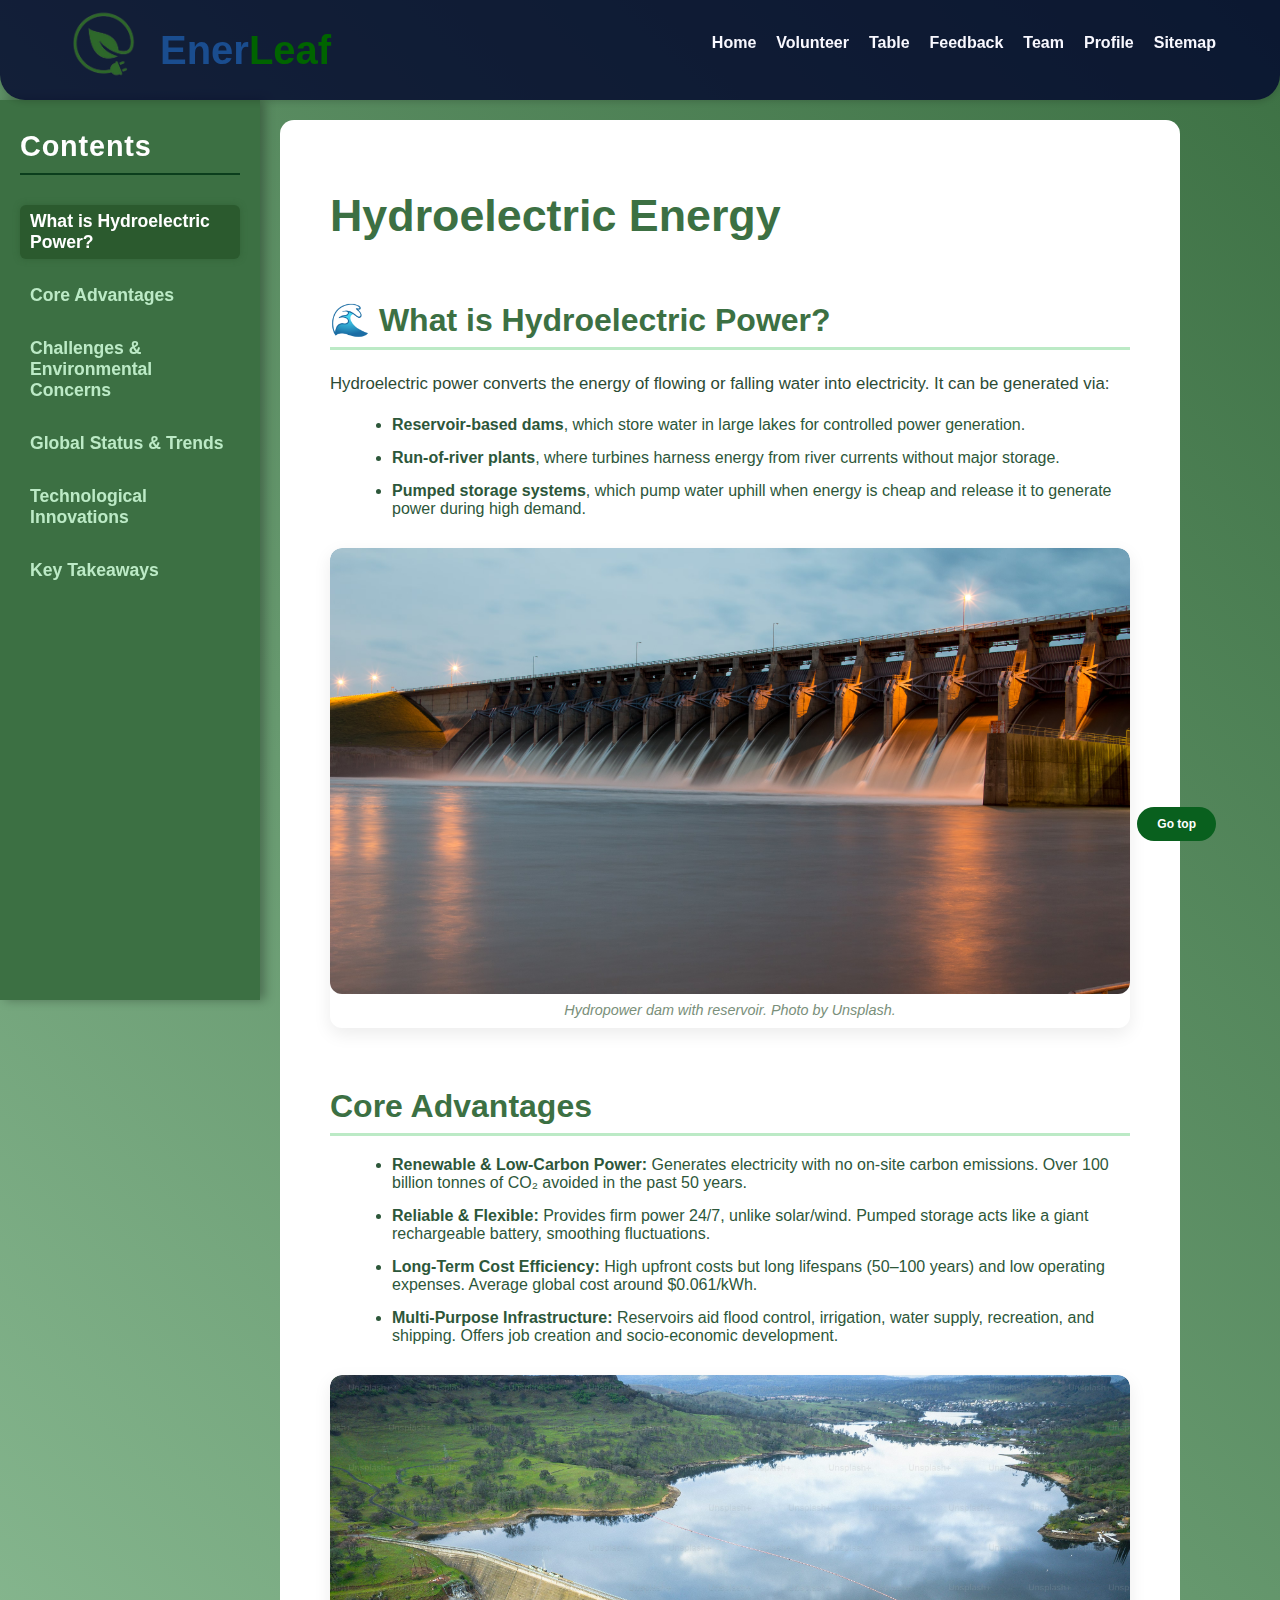
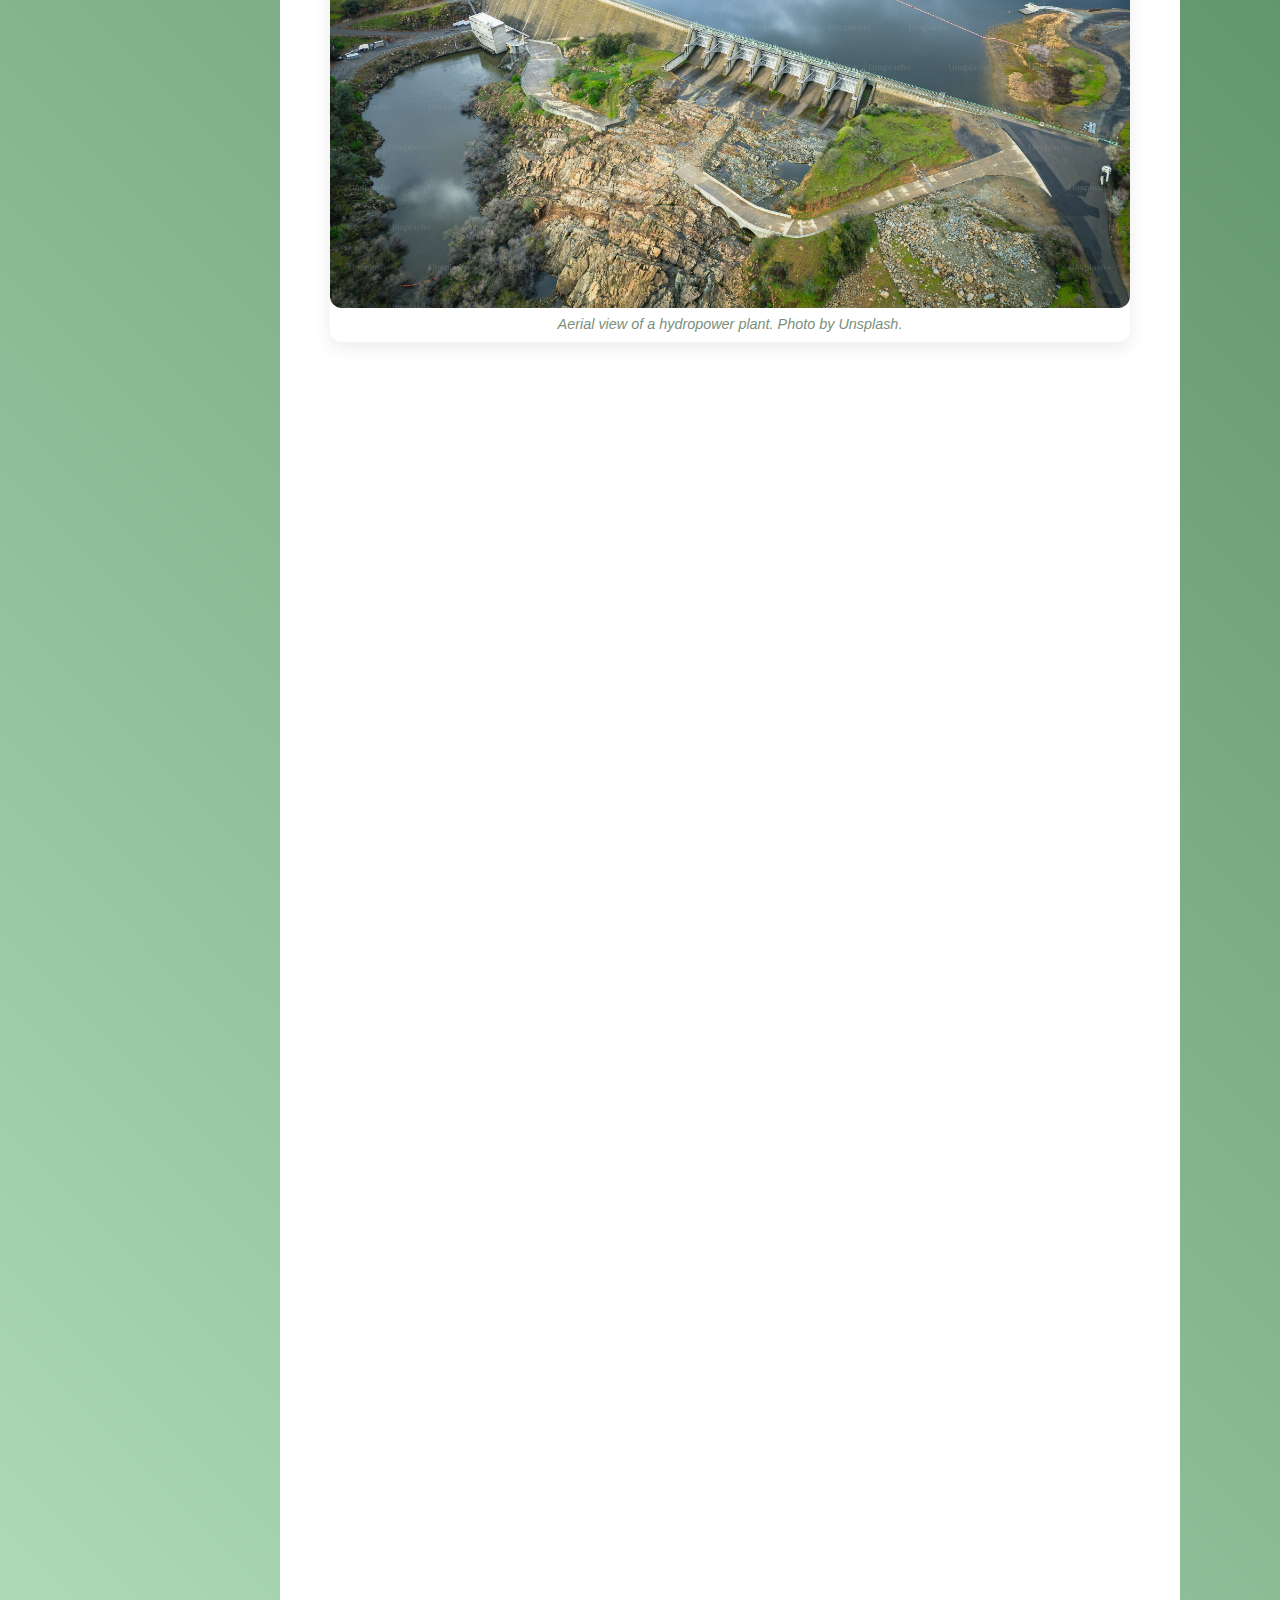
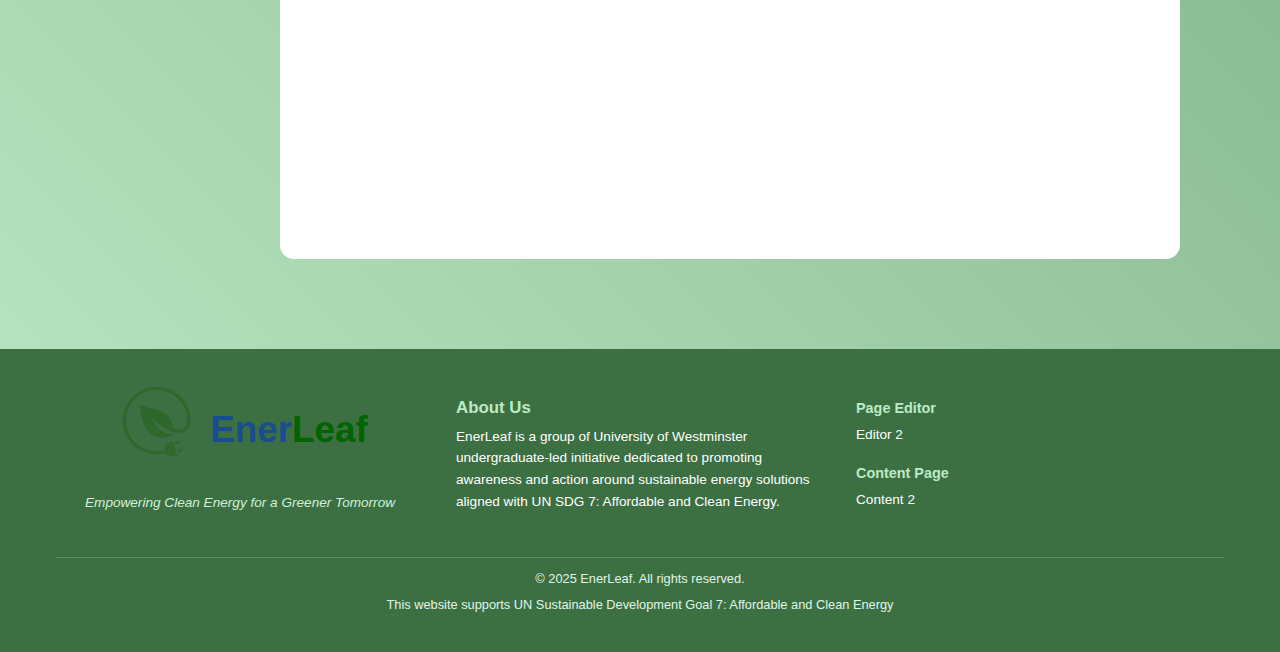
<file: content_ST2.html>
<!DOCTYPE html> 
<html lang="en">
<head>
  <meta charset="UTF-8">
  <meta name="viewport" content="width=device-width, initial-scale=1" > <!-- Makes the page responsive on all screen sizes -->
  <link rel="icon" type="image/png" href="media/icons/EnerLeafLogo.png">
  <link rel="stylesheet" href="css/globalstylesheet.css">
  <link rel="stylesheet" href="css/content_ST2.css"> <!-- Links the CSS custom styles for this page -->
  <title>Hydroelectric Energy | EnerLeaf</title>
</head>

<body>
<div id="top"></div>
<header>
	<div class="left-header">
		<a href ="home.html">
			<img src="media/icons/EnerLeafLogo.png" alt="EnerLeaf Logo" class="logo">
		</a>
		<h1><span class="ener">Ener</span><span class="leaf">Leaf</span></h1>
	</div>
	<ul class="navlist">
		<li><a href="home.html">Home</a></li>
		<li><a href="volunteer.html">Volunteer</a></li>
		<li><a href="table.html">Table</a></li>
		<li><a href="feedback.html">Feedback</a></li>
		<li><a href="team.html">Team</a></li>
		<li><a href="profile.html">Profile</a></li>
		<li><a href="sitemap.html">Sitemap</a></li>
	</ul>
</header>

<nav class="sidebar" aria-label="Hydroelectric content navigation"> <!-- Internal page navigation with links for each section -->
  <h2>Contents</h2>
  <ul>
    <li><a href="#what" class="active">What is Hydroelectric Power?</a></li>
    <li><a href="#advantages">Core Advantages</a></li>
    <li><a href="#challenges">Challenges & Environmental Concerns</a></li>
    <li><a href="#stats">Global Status & Trends</a></li>
    <li><a href="#tech">Technological Innovations</a></li>
    <li><a href="#takeaways">Key Takeaways</a></li>
  </ul>
</nav>

<main class="content">
  <h1>Hydroelectric Energy</h1>

  <section id="what" tabindex="0" aria-label="What is Hydroelectric Power">
    <h2>🌊 What is Hydroelectric Power?</h2>
    <p>
      Hydroelectric power converts the energy of flowing or falling water into electricity. It can be generated via:
    </p>
    <ul>
      <li><strong>Reservoir-based dams</strong>, which store water in large lakes for controlled power generation.</li>
      <li><strong>Run-of-river plants</strong>, where turbines harness energy from river currents without major storage.</li>
      <li><strong>Pumped storage systems</strong>, which pump water uphill when energy is cheap and release it to generate power during high demand.</li>
    </ul>
    <figure>
      <img src="media/images/hydro_dam_intro.jpeg" alt="Hydropower dam with water reservoir">
      <figcaption>Hydropower dam with reservoir. Photo by Unsplash.</figcaption>
    </figure>
  </section>

  <section id="advantages" tabindex="0" aria-label="Core Advantages of Hydroelectric Power">
    <h2>Core Advantages</h2>
    <ul>
      <li><strong>Renewable & Low‑Carbon Power:</strong> Generates electricity with no on-site carbon emissions. Over 100 billion tonnes of CO₂ avoided in the past 50 years.</li>
      <li><strong>Reliable & Flexible:</strong> Provides firm power 24/7, unlike solar/wind. Pumped storage acts like a giant rechargeable battery, smoothing fluctuations.</li>
      <li><strong>Long-Term Cost Efficiency:</strong> High upfront costs but long lifespans (50–100 years) and low operating expenses. Average global cost around $0.061/kWh.</li>
      <li><strong>Multi-Purpose Infrastructure:</strong> Reservoirs aid flood control, irrigation, water supply, recreation, and shipping. Offers job creation and socio-economic development.</li>
    </ul>
    <figure>
      <img src="media/images/aerial_view_hydro.jpeg" alt="Aerial view of hydropower plant">
      <figcaption>Aerial view of a hydropower plant. Photo by Unsplash.</figcaption>
    </figure>
  </section>

  <section id="challenges" tabindex="0" aria-label="Challenges and Environmental Concerns of Hydroelectric Power">
    <h2>⚠️ Challenges & Environmental Concerns</h2>
    <table  aria-label="Challenges and environmental concerns of hydroelectric power">
      <thead>
        <tr>
          <th scope="col">Issue</th>
          <th scope="col">Details</th>
        </tr>
      </thead>
      <tbody>
        <tr>
          <td>Ecological Disruption</td>
          <td>Damming rivers alters ecosystems, displaces over 80 million people worldwide.</td>
        </tr>
        <tr>
          <td>Greenhouse Gas Emissions</td>
          <td>Reservoirs emit methane, contributing up to 4% of inland water GHGs globally.</td>
        </tr>
        <tr>
          <td>Drought Risk</td>
          <td>Extended droughts (e.g., Ecuador 2024) can cause widespread power outages.</td>
        </tr>
        <tr>
          <td>High Initial Capital Cost</td>
          <td>Projects like Snowy 2.0 surged from A$2 billion to A$12 billion; long construction times common.</td>
        </tr>
      </tbody>
    </table>
  </section>

  <section id="stats" tabindex="0" aria-label="Global Status and Trends of Hydroelectric Power">
    <h2>📊 Global Status & Trends</h2>
    <div class="stats-grid" role="list">
      <div class="stat" role="listitem" tabindex="0"><h3>1,400 GW</h3><p>Global Installed Capacity</p></div>
      <div class="stat" role="listitem" tabindex="0"><h3>4,600 TWh</h3><p>Annual Electricity Generation</p></div>
      <div class="stat" role="listitem" tabindex="0"><h3>50%</h3><p>Share of Global Renewable Electricity</p></div>
      <div class="stat" role="listitem" tabindex="0"><h3>426 GW</h3><p>China's Hydropower Capacity</p></div>
      <div class="stat" role="listitem" tabindex="0"><h3>230 GW</h3><p>Forecast New Capacity by 2030</p></div>
    </div>
  </section>

  <section id="tech" tabindex="0" aria-label="Technological Innovations and Mitigations">
    <h2>Technological Innovations & Mitigations</h2>
    <ul>
      <li><strong>Retrofitting existing dams:</strong> ~78 GW potential by adding turbines to existing dams to increase capacity.</li>
      <li><strong>Methane mitigation:</strong> Adjusting water intake depths can reduce methane emissions by up to 90%.</li>
      <li><strong>AI-controlled water discharge:</strong> Smart release systems protect downstream ecosystems while maintaining power supply.</li>
      <li><strong>Expansion of pumped storage:</strong> China aims to exceed 130 GW by 2030, boosting grid flexibility.</li>
    </ul>
  </section>

  <section id="takeaways" tabindex="0" aria-label="Key Takeaways about Hydroelectric Power">
    <h2> Key Takeaways</h2>
    <ul>
      <li>Hydroelectric power is vital for global clean energy transition and energy security.</li>
      <li>Environmental and social impacts need careful management and mitigation.</li>
      <li>Significant growth potential exists if innovation and financing align.</li>
    </ul>
  </section>
  <p class="top"> <a href="#top">Go top</a></p>
</main>

<footer class="footer">
  <div class="footer-container">

    <div class="footer-content">

      <!-- Logo + Tagline -->
      <div class="footer-logo">
        <div class="logo-row">
          <img src="media/icons/EnerLeafLogo.png" alt="EnerLeaf Logo">
          <div class="logo-text">
            <span class="ener">Ener</span><span class="leaf">Leaf</span>
          </div>
        </div>
        <p class="tagline">Empowering Clean Energy for a Greener Tomorrow</p>
      </div>

      <!-- About -->
      <div class="footer-section">
        <h3>About Us</h3>
        <p>EnerLeaf is a group of University of Westminster undergraduate-led initiative dedicated to promoting awareness and action around sustainable energy solutions aligned with UN SDG 7: Affordable and Clean Energy.</p>
      </div>

      <!-- Page Links -->
      <div class="footer-section">
        <h4>Page Editor</h4>
        <p>
          <a href="pageEditor_ST2.html">Editor 2</a>
        </p>

        <h4>Content Page</h4>
        <p>
          <a href="content_ST2.html">Content 2</a>
        </p>
      </div>

    </div>

    <div class="footer-bottom">
      <p>&copy; 2025 EnerLeaf. All rights reserved.</p>
      <p>This website supports UN Sustainable Development Goal 7: Affordable and Clean Energy</p>
    </div>

  </div>
</footer>


<script>
  // Scrollspy with fade-in animation
  const sections = document.querySelectorAll('main.content section');
  const navLinks = document.querySelectorAll('nav.sidebar ul li a');
  // Function to highlight the current nav link based on scroll position
  function activateLink() {
  let index = sections.length; //index set to the total number of sections

    while(--index && window.scrollY + 100 < sections[index].offsetTop) {}
    
    navLinks.forEach((link) => link.classList.remove('active'));
    navLinks[index].classList.add('active');
  }

  function revealSections() {
    sections.forEach(section => {
      const rect = section.getBoundingClientRect();
      if(rect.top < window.innerHeight - 100) {
        section.classList.add('visible');
      }
    });
  }

  window.addEventListener('scroll', () => {
    activateLink();
    revealSections();
  });

  // Initial call to reveal sections in case page loaded scrolled down
  revealSections();

</script>

</body>
</html>
</file>
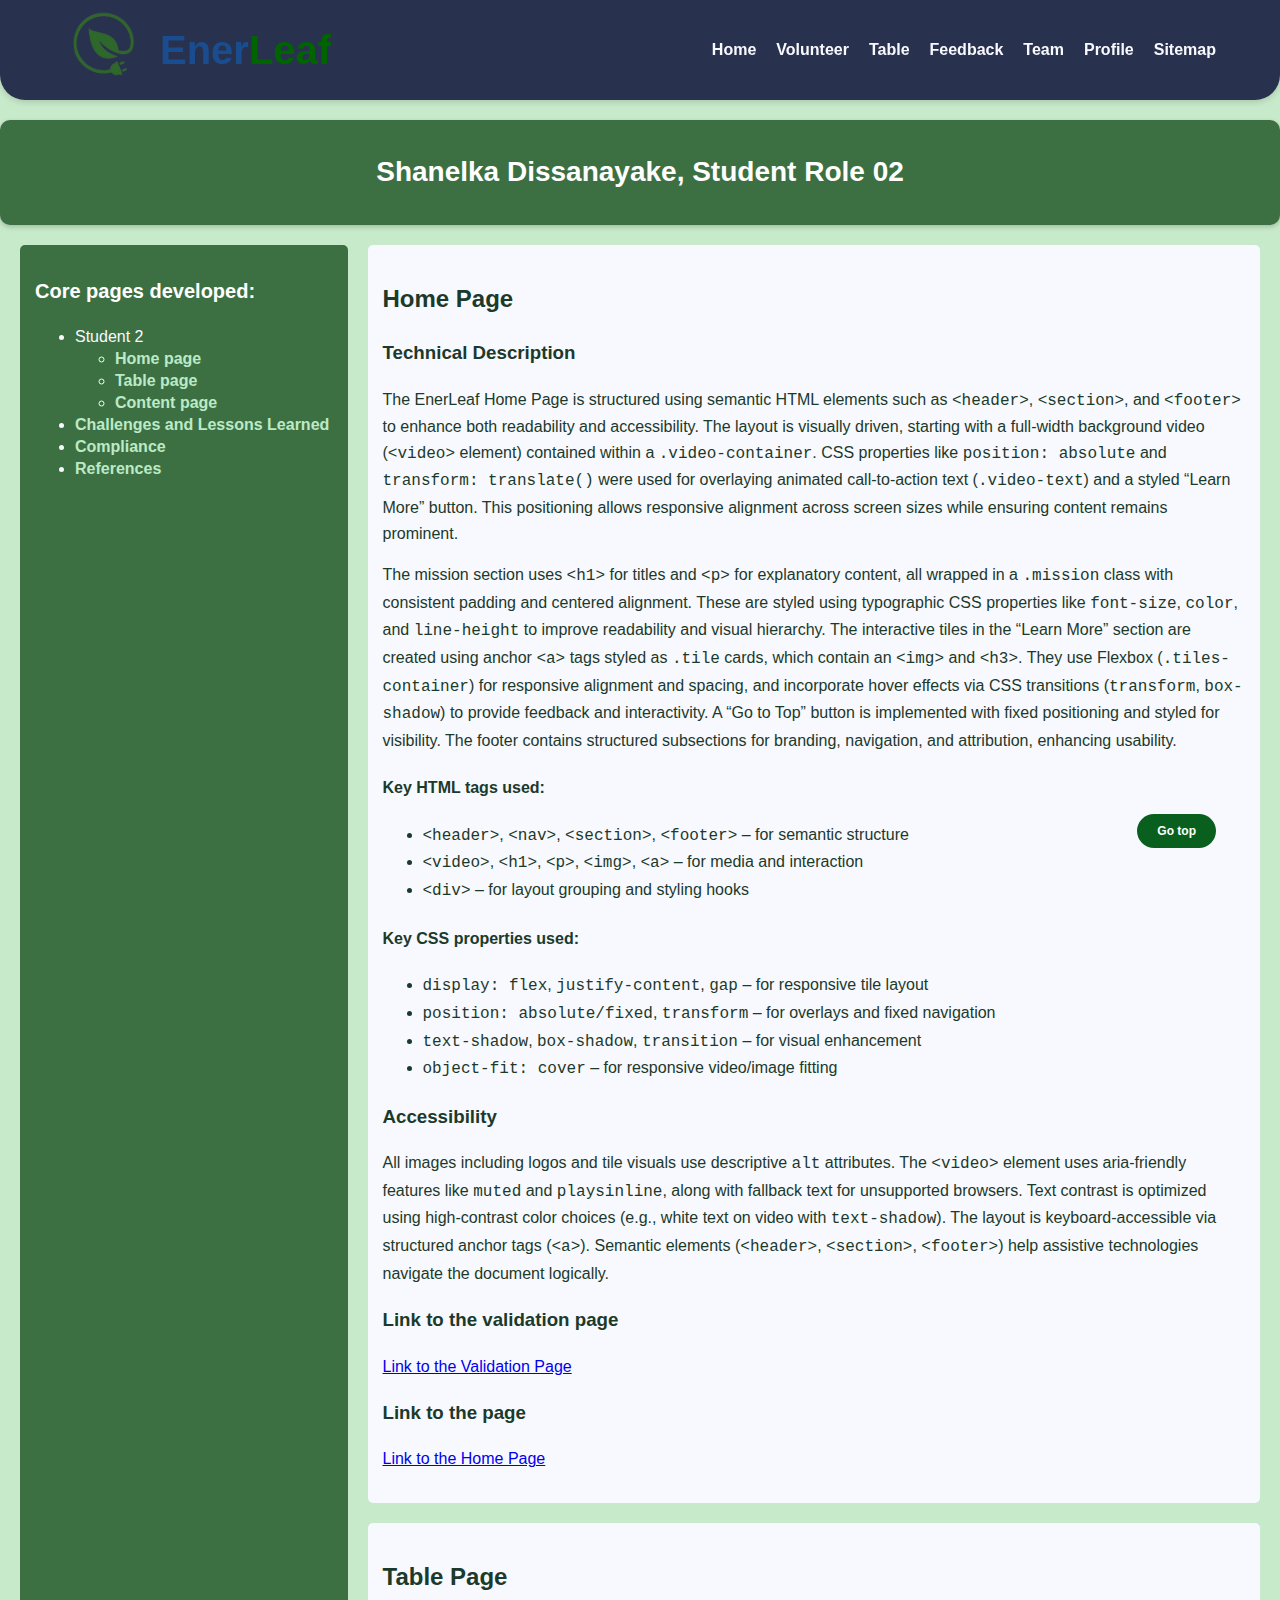
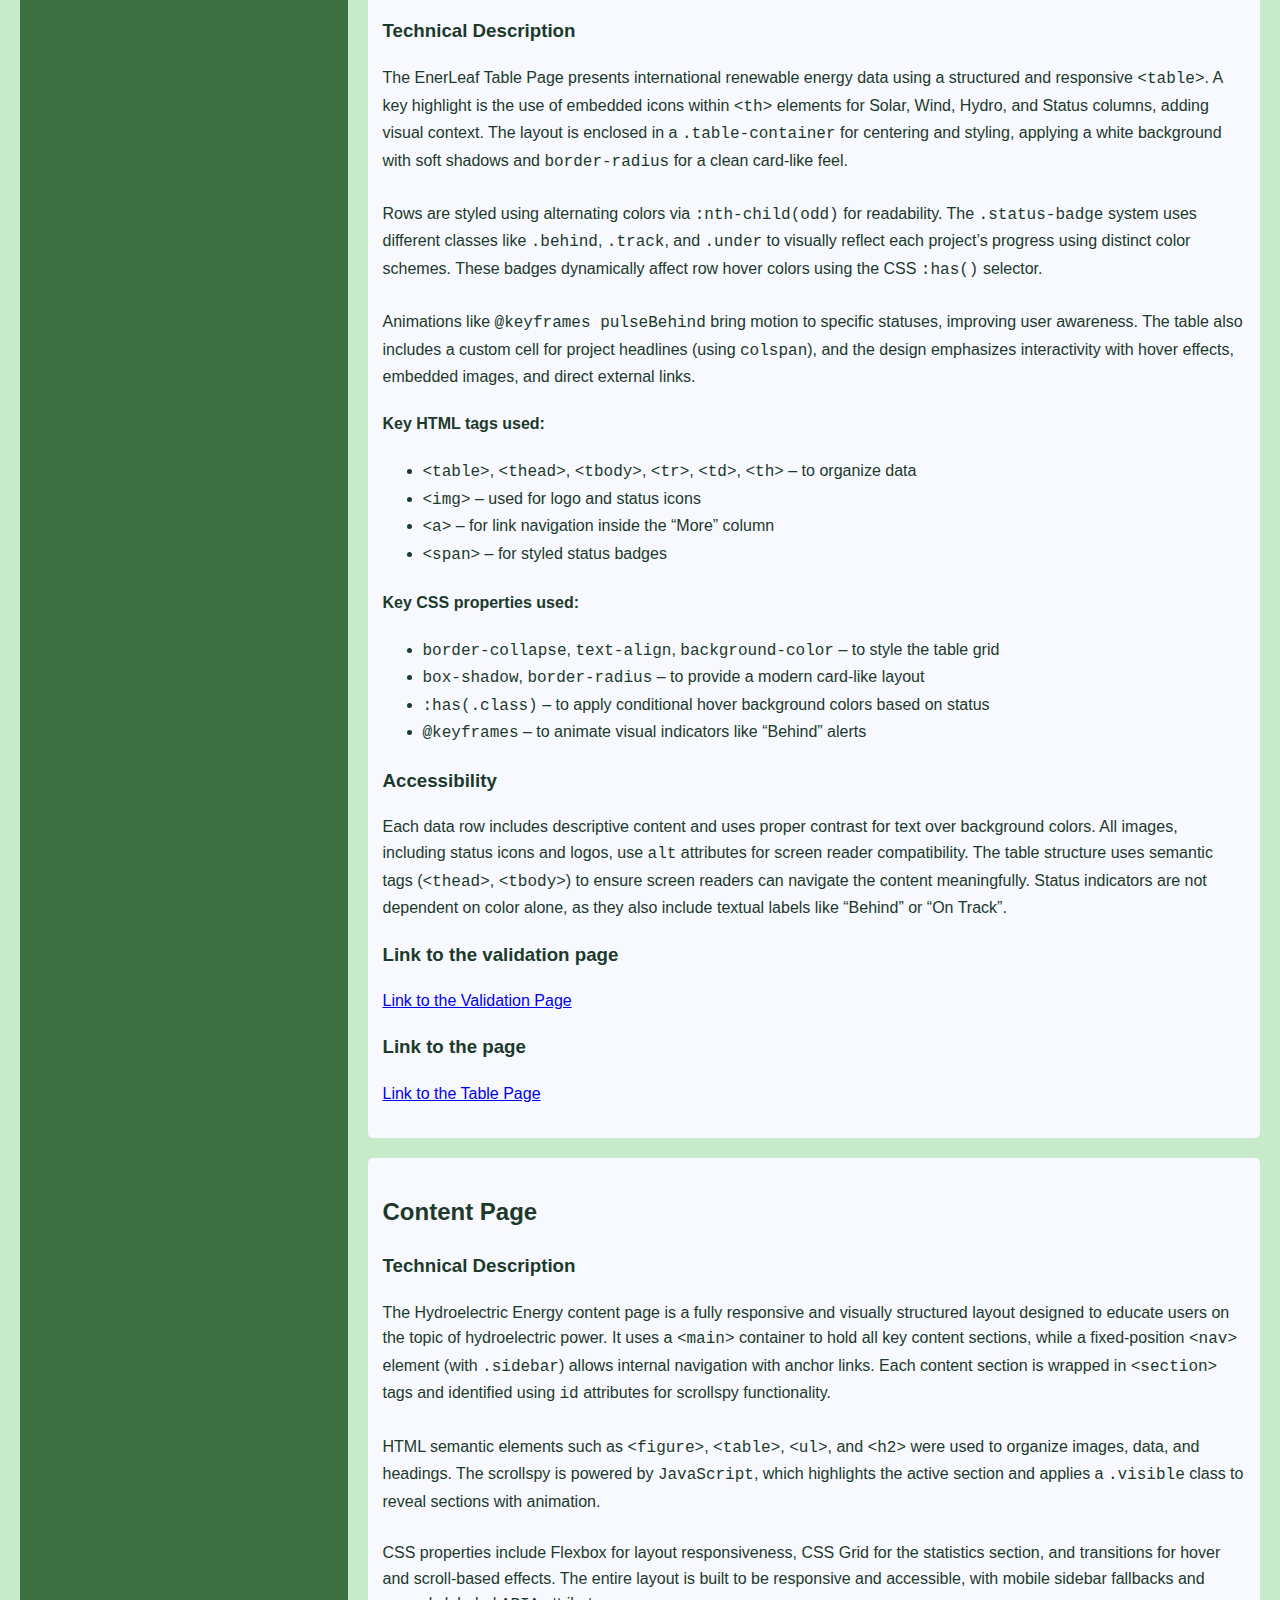
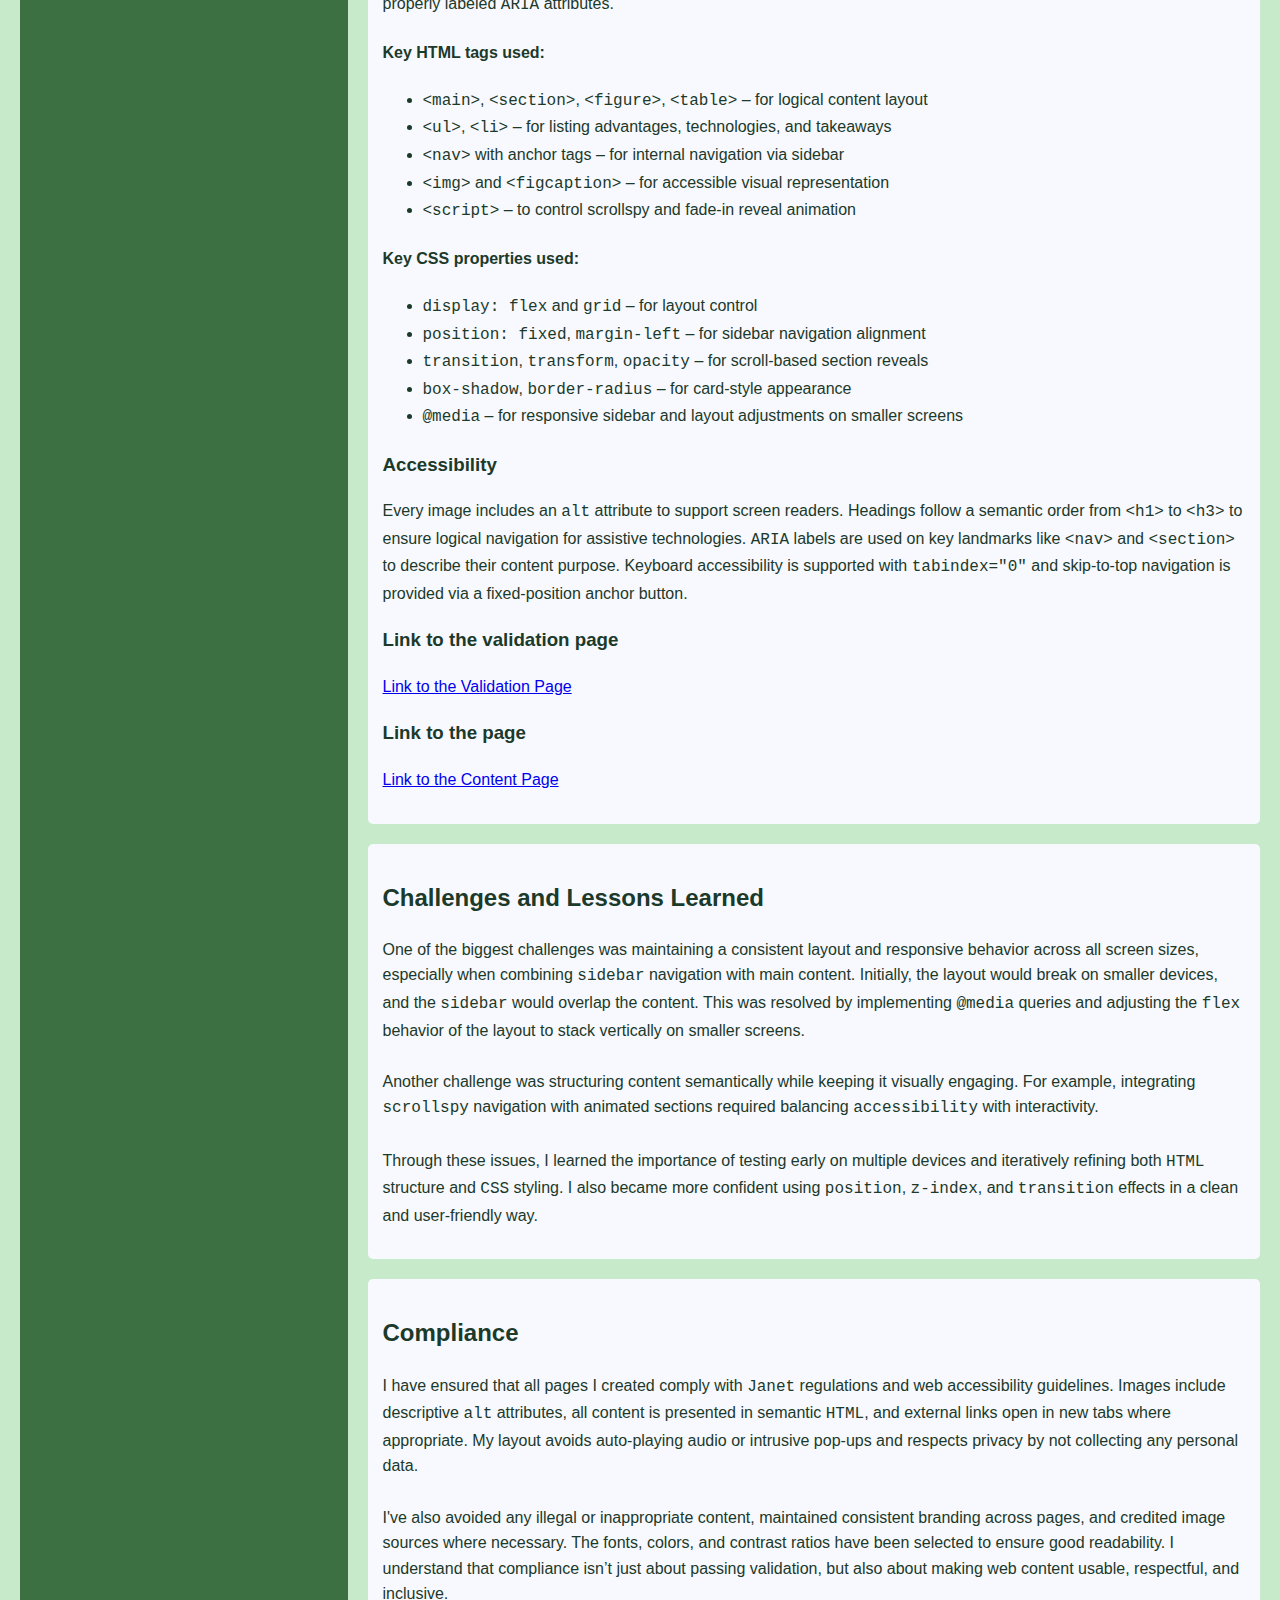
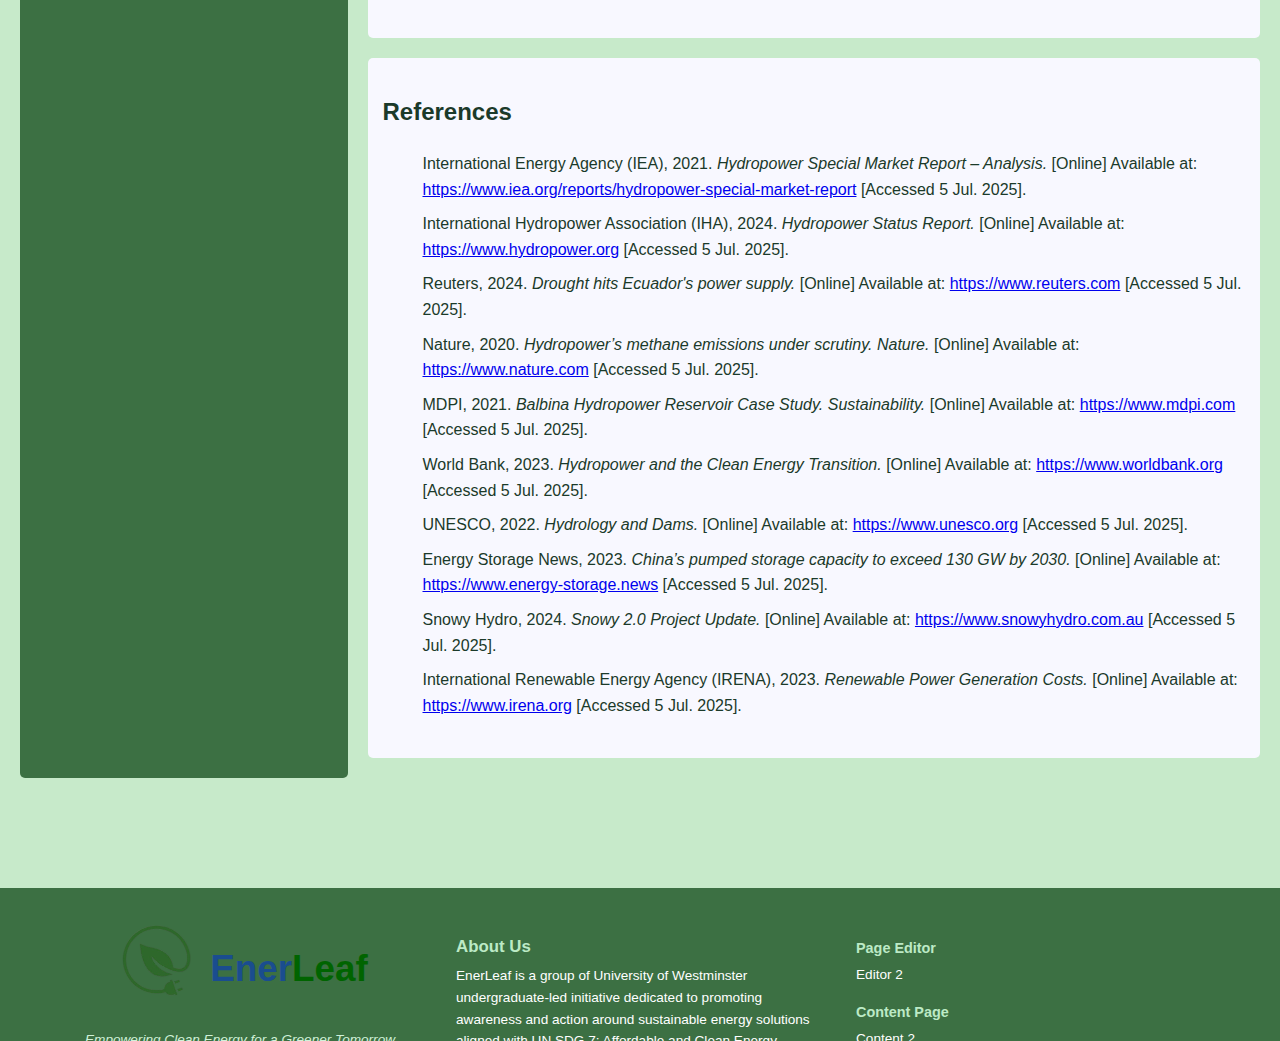
<file: pageEditor_ST2.html>
<!DOCTYPE html> 
<html lang="en">
<head>
    <meta charset="UTF-8">
    <meta name="viewport" content="width=device-width, initial-scale=1.0">
    <title>Page Editor | Shanelka Dissanayake | EnerLeaf</title>
    <link rel="icon" type="image/png" href="media/icons/EnerLeafLogo.png">
    <link rel="stylesheet" href="css/globalstylesheet.css">
    <link rel="stylesheet" href="css/pageEditor_validator.css"> 

</head>
<body>
	<div id="top"></div>
    <header>
    <div class="left-header">
        <a href="home.html">
            <img src="media/icons/EnerLeafLogo.png" alt="EnerLeaf Logo" class="logo">
        </a>
        <h1><span class="ener">Ener</span><span class="leaf">Leaf</span></h1>
    </div>
    <ul class="navlist">
        <li><a href="home.html">Home</a></li>
        <li><a href="volunteer.html">Volunteer</a></li>
        <li><a href="table.html">Table</a></li>
        <li><a href="feedback.html">Feedback</a></li>
        <li><a href="team.html">Team</a></li>
        <li><a href="profile.html">Profile</a></li>
        <li><a href="sitemap.html">Sitemap</a></li>
    </ul>
	</header>

    <section class="stud">
        <h2>Shanelka Dissanayake, Student Role 02</h2>
    </section>

    <div class="container">
        <main>
            <section>
                <h2 id="home">Home Page</h2>
                    <h3>Technical Description</h3>
                        <p>The EnerLeaf Home Page is structured using semantic HTML elements such as <code>&lt;header&gt;</code>, <code>&lt;section&gt;</code>, and <code>&lt;footer&gt;</code> to enhance both readability and accessibility. The layout is visually driven, starting with a full-width background video (<code>&lt;video&gt;</code> element) contained within a <code>.video-container</code>. CSS properties like <code>position: absolute</code> and <code>transform: translate()</code> were used for overlaying animated call-to-action text (<code>.video-text</code>) and a styled “Learn More” button. This positioning allows responsive alignment across screen sizes while ensuring content remains prominent.
                        </p><p>The mission section uses <code>&lt;h1&gt;</code> for titles and <code>&lt;p&gt;</code> for explanatory content, all wrapped in a <code>.mission</code> class with consistent padding and centered alignment. These are styled using typographic CSS properties like <code>font-size</code>, <code>color</code>, and <code>line-height</code> to improve readability and visual hierarchy.
                        The interactive tiles in the “Learn More” section are created using anchor <code>&lt;a&gt;</code> tags styled as <code>.tile</code> cards, which contain an <code>&lt;img&gt;</code> and <code>&lt;h3&gt;</code>. They use Flexbox (<code>.tiles-container</code>) for responsive alignment and spacing, and incorporate hover effects via CSS transitions (<code>transform</code>, <code>box-shadow</code>) to provide feedback and interactivity.
                        A “Go to Top” button is implemented with fixed positioning and styled for visibility. The footer contains structured subsections for branding, navigation, and attribution, enhancing usability.</p>

                    <h4>Key HTML tags used:</h4>
                        <ul>
                            <li><code>&lt;header&gt;</code>, <code>&lt;nav&gt;</code>, <code>&lt;section&gt;</code>, <code>&lt;footer&gt;</code> – for semantic structure</li>
                            <li><code>&lt;video&gt;</code>, <code>&lt;h1&gt;</code>, <code>&lt;p&gt;</code>, <code>&lt;img&gt;</code>, <code>&lt;a&gt;</code> – for media and interaction</li>
                            <li><code>&lt;div&gt;</code> – for layout grouping and styling hooks</li>
                        </ul>

                    <h4>Key CSS properties used:</h4>
                        <ul>
                            <li><code>display: flex</code>, <code>justify-content</code>, <code>gap</code> – for responsive tile layout</li>
                            <li><code>position: absolute/fixed</code>, <code>transform</code> – for overlays and fixed navigation</li>
                            <li><code>text-shadow</code>, <code>box-shadow</code>, <code>transition</code> – for visual enhancement</li>
                            <li><code>object-fit: cover</code> – for responsive video/image fitting</li>
                        </ul>

                    <h3>Accessibility</h3>
                        <p>All images including logos and tile visuals use descriptive <code>alt</code> attributes.
                    The <code>&lt;video&gt;</code> element uses aria-friendly features like <code>muted</code> and <code>playsinline</code>, along with fallback text for unsupported browsers.
                    Text contrast is optimized using high-contrast color choices (e.g., white text on video with <code>text-shadow</code>).
                    The layout is keyboard-accessible via structured anchor tags (<code>&lt;a&gt;</code>).

                    Semantic elements (<code>&lt;header&gt;</code>, <code>&lt;section&gt;</code>, <code>&lt;footer&gt;</code>) help assistive technologies navigate the document logically.</p>
                    
                    <h3>Link to the validation page</h3>
                        <p><a href="validation_ST2.html#homeVal">Link to the Validation Page</a> </p> 
                        
                    <h3>Link to the page</h3>
                        <p><a href="home.html">Link to the Home Page</a></p>
            </section>

            <section>
                <h2 id="table">Table Page</h2>

                <h3>Technical Description</h3>
                <p>
                    The EnerLeaf Table Page presents international renewable energy data using a structured and responsive <code>&lt;table&gt;</code>. A key highlight is the use of embedded icons within <code>&lt;th&gt;</code> elements for Solar, Wind, Hydro, and Status columns, adding visual context. The layout is enclosed in a <code>.table-container</code> for centering and styling, applying a white background with soft shadows and <code>border-radius</code> for a clean card-like feel.
                    <br><br>
                    Rows are styled using alternating colors via <code>:nth-child(odd)</code> for readability. The <code>.status-badge</code> system uses different classes like <code>.behind</code>, <code>.track</code>, and <code>.under</code> to visually reflect each project’s progress using distinct color schemes. These badges dynamically affect row hover colors using the CSS <code>:has()</code> selector.
                    <br><br>
                    Animations like <code>@keyframes pulseBehind</code> bring motion to specific statuses, improving user awareness. The table also includes a custom cell for project headlines (using <code>colspan</code>), and the design emphasizes interactivity with hover effects, embedded images, and direct external links.
                </p>

                <h4>Key HTML tags used:</h4>
                <ul>
                    <li><code>&lt;table&gt;</code>, <code>&lt;thead&gt;</code>, <code>&lt;tbody&gt;</code>, <code>&lt;tr&gt;</code>, <code>&lt;td&gt;</code>, <code>&lt;th&gt;</code> – to organize data</li>
                    <li><code>&lt;img&gt;</code> – used for logo and status icons</li>
                    <li><code>&lt;a&gt;</code> – for link navigation inside the “More” column</li>
                    <li><code>&lt;span&gt;</code> – for styled status badges</li>
                </ul>

                <h4>Key CSS properties used:</h4>
                <ul>
                    <li><code>border-collapse</code>, <code>text-align</code>, <code>background-color</code> – to style the table grid</li>
                    <li><code>box-shadow</code>, <code>border-radius</code> – to provide a modern card-like layout</li>
                    <li><code>:has(.class)</code> – to apply conditional hover background colors based on status</li>
                    <li><code>@keyframes</code> – to animate visual indicators like “Behind” alerts</li>
                </ul>

                <h3>Accessibility</h3>
                <p>
                    Each data row includes descriptive content and uses proper contrast for text over background colors. All images, including status icons and logos, use <code>alt</code> attributes for screen reader compatibility. The table structure uses semantic tags (<code>&lt;thead&gt;</code>, <code>&lt;tbody&gt;</code>) to ensure screen readers can navigate the content meaningfully. Status indicators are not dependent on color alone, as they also include textual labels like “Behind” or “On Track”.
                </p>

                <h3>Link to the validation page</h3>
                <p><a href="validation_ST2.html#tableVal">Link to the Validation Page</a></p>

                <h3>Link to the page</h3>
                <p><a href="table.html">Link to the Table Page</a></p>
            </section>

            <section>
                <h2 id="content">Content Page</h2>

                <h3>Technical Description</h3>
                <p>
                    The Hydroelectric Energy content page is a fully responsive and visually structured layout designed to educate users on the topic of hydroelectric power. It uses a <code>&lt;main&gt;</code> container to hold all key content sections, while a fixed-position <code>&lt;nav&gt;</code> element (with <code>.sidebar</code>) allows internal navigation with anchor links. Each content section is wrapped in <code>&lt;section&gt;</code> tags and identified using <code>id</code> attributes for scrollspy functionality.
                    <br><br>
                    HTML semantic elements such as <code>&lt;figure&gt;</code>, <code>&lt;table&gt;</code>, <code>&lt;ul&gt;</code>, and <code>&lt;h2&gt;</code> were used to organize images, data, and headings. The scrollspy is powered by <code>JavaScript</code>, which highlights the active section and applies a <code>.visible</code> class to reveal sections with animation.
                    <br><br>
                    CSS properties include Flexbox for layout responsiveness, CSS Grid for the statistics section, and transitions for hover and scroll-based effects. The entire layout is built to be responsive and accessible, with mobile sidebar fallbacks and properly labeled <code>ARIA</code> attributes.
                </p>

                <h4>Key HTML tags used:</h4>
                <ul>
                    <li><code>&lt;main&gt;</code>, <code>&lt;section&gt;</code>, <code>&lt;figure&gt;</code>, <code>&lt;table&gt;</code> – for logical content layout</li>
                    <li><code>&lt;ul&gt;</code>, <code>&lt;li&gt;</code> – for listing advantages, technologies, and takeaways</li>
                    <li><code>&lt;nav&gt;</code> with anchor tags – for internal navigation via sidebar</li>
                    <li><code>&lt;img&gt;</code> and <code>&lt;figcaption&gt;</code> – for accessible visual representation</li>
                    <li><code>&lt;script&gt;</code> – to control scrollspy and fade-in reveal animation</li>
                </ul>

                <h4>Key CSS properties used:</h4>
                <ul>
                    <li><code>display: flex</code> and <code>grid</code> – for layout control</li>
                    <li><code>position: fixed</code>, <code>margin-left</code> – for sidebar navigation alignment</li>
                    <li><code>transition</code>, <code>transform</code>, <code>opacity</code> – for scroll-based section reveals</li>
                    <li><code>box-shadow</code>, <code>border-radius</code> – for card-style appearance</li>
                    <li><code>@media</code> – for responsive sidebar and layout adjustments on smaller screens</li>
                </ul>

                <h3>Accessibility</h3>
                <p>
                    Every image includes an <code>alt</code> attribute to support screen readers. Headings follow a semantic order from <code>&lt;h1&gt;</code> to <code>&lt;h3&gt;</code> to ensure logical navigation for assistive technologies. <code>ARIA</code> labels are used on key landmarks like <code>&lt;nav&gt;</code> and <code>&lt;section&gt;</code> to describe their content purpose. Keyboard accessibility is supported with <code>tabindex="0"</code> and skip-to-top navigation is provided via a fixed-position anchor button.
                </p>

                <h3>Link to the validation page</h3>
                <p><a href="validation_ST2.html#contentVal">Link to the Validation Page</a></p>

                <h3>Link to the page</h3>
                <p><a href="content_ST2.html">Link to the Content Page</a></p>
            </section>
            <section>
                <h2 id="challenge">Challenges and Lessons Learned</h2>
                <p>
                    One of the biggest challenges was maintaining a consistent layout and responsive behavior across all screen sizes, especially when combining <code>sidebar</code> navigation with main content. Initially, the layout would break on smaller devices, and the <code>sidebar</code> would overlap the content. This was resolved by implementing <code>@media</code> queries and adjusting the <code>flex</code> behavior of the layout to stack vertically on smaller screens.
                    <br><br>
                    Another challenge was structuring content semantically while keeping it visually engaging. For example, integrating <code>scrollspy</code> navigation with animated sections required balancing <code>accessibility</code> with interactivity.
                    <br><br>
                    Through these issues, I learned the importance of testing early on multiple devices and iteratively refining both <code>HTML</code> structure and <code>CSS</code> styling. I also became more confident using <code>position</code>, <code>z-index</code>, and <code>transition</code> effects in a clean and user-friendly way.
                </p>
            </section>

            <section>
                <h2 id="compliance">Compliance</h2>
                <p>
                    I have ensured that all pages I created comply with <code>Janet</code> regulations and web accessibility guidelines. Images include descriptive <code>alt</code> attributes, all content is presented in semantic <code>HTML</code>, and external links open in new tabs where appropriate. My layout avoids auto-playing audio or intrusive pop-ups and respects privacy by not collecting any personal data.
                    <br><br>
                    I've also avoided any illegal or inappropriate content, maintained consistent branding across pages, and credited image sources where necessary. The fonts, colors, and contrast ratios have been selected to ensure good readability. I understand that compliance isn’t just about passing validation, but also about making web content usable, respectful, and inclusive.
                </p>
            </section>

            <section>
                <h2 id="ref">References</h2>
                <ul class="ref">
                    <li>International Energy Agency (IEA), 2021. <i>Hydropower Special Market Report – Analysis.</i> [Online] Available at: <a href="https://www.iea.org/reports/hydropower-special-market-report" target="_blank">https://www.iea.org/reports/hydropower-special-market-report</a> [Accessed 5 Jul. 2025].</li>

                    <li>International Hydropower Association (IHA), 2024. <i>Hydropower Status Report.</i> [Online] Available at: <a href="https://www.hydropower.org" target="_blank">https://www.hydropower.org</a> [Accessed 5 Jul. 2025].</li>

                    <li>Reuters, 2024. <i>Drought hits Ecuador's power supply.</i> [Online] Available at: <a href="https://www.reuters.com" target="_blank">https://www.reuters.com</a> [Accessed 5 Jul. 2025].</li>

                    <li>Nature, 2020. <i>Hydropower’s methane emissions under scrutiny.</i> <i>Nature.</i> [Online] Available at: <a href="https://www.nature.com" target="_blank">https://www.nature.com</a> [Accessed 5 Jul. 2025].</li>

                    <li>MDPI, 2021. <i>Balbina Hydropower Reservoir Case Study.</i> <i>Sustainability.</i> [Online] Available at: <a href="https://www.mdpi.com" target="_blank">https://www.mdpi.com</a> [Accessed 5 Jul. 2025].</li>

                    <li>World Bank, 2023. <i>Hydropower and the Clean Energy Transition.</i> [Online] Available at: <a href="https://www.worldbank.org" target="_blank">https://www.worldbank.org</a> [Accessed 5 Jul. 2025].</li>

                    <li>UNESCO, 2022. <i>Hydrology and Dams.</i> [Online] Available at: <a href="https://www.unesco.org" target="_blank">https://www.unesco.org</a> [Accessed 5 Jul. 2025].</li>

                    <li>Energy Storage News, 2023. <i>China’s pumped storage capacity to exceed 130 GW by 2030.</i> [Online] Available at: <a href="https://www.energy-storage.news" target="_blank">https://www.energy-storage.news</a> [Accessed 5 Jul. 2025].</li>

                    <li>Snowy Hydro, 2024. <i>Snowy 2.0 Project Update.</i> [Online] Available at: <a href="https://www.snowyhydro.com.au" target="_blank">https://www.snowyhydro.com.au</a> [Accessed 5 Jul. 2025].</li>

                    <li>International Renewable Energy Agency (IRENA), 2023. <i>Renewable Power Generation Costs.</i> [Online] Available at: <a href="https://www.irena.org" target="_blank">https://www.irena.org</a> [Accessed 5 Jul. 2025].</li>
                </ul>
            </section>


            <p class="top"> <a href="#top">Go top</a></p>
        </main>

        <!-- Sidebar area -->
        <aside>
            <h3>Core pages developed:</h3>
            <ul class="top-level-ul">
                <li>Student 2</li>
                    <ul>
                        <li><a href="#home">Home page</a></li>
                        <li><a href="#table">Table page</a></li>
                        <li><a href="#content">Content page</a></li>
                    </ul>
                <li><a href="#challenge">Challenges and Lessons Learned</a></li>
                <li><a href="#compliance">Compliance</a></li>
                <li><a href="#ref">References</a></li>
            </ul>
        </aside>
    </div>

<footer class="footer">
  <div class="footer-container">

    <div class="footer-content">

      <!-- Logo + Tagline -->
      <div class="footer-logo">
        <div class="logo-row">
          <img src="media/icons/EnerLeafLogo.png" alt="EnerLeaf Logo">
          <div class="logo-text">
            <span class="ener">Ener</span><span class="leaf">Leaf</span>
          </div>
        </div>
        <p class="tagline">Empowering Clean Energy for a Greener Tomorrow</p>
      </div>

      <!-- About -->
      <div class="footer-section">
        <h3>About Us</h3>
        <p>EnerLeaf is a group of University of Westminster undergraduate-led initiative dedicated to promoting awareness and action around sustainable energy solutions aligned with <code>UN SDG 7</code>: Affordable and Clean Energy.</p>
      </div>

      <!-- Page Links -->
      <div class="footer-section">
        <h4>Page Editor</h4>
        <p>
          <a href="pageEditor_ST2.html">Editor 2</a>
        </p>

        <h4>Content Page</h4>
        <p>
          <a href="content_ST2.html">Content 2</a>
        </p>
      </div>

    </div>

    <div class="footer-bottom">
      <p>&copy; 2025 EnerLeaf. All rights reserved.</p>
      <p>This website supports UN Sustainable Development Goal 7: Affordable and Clean Energy</p>
    </div>

  </div>
</footer>

</body>
</html>
</file>
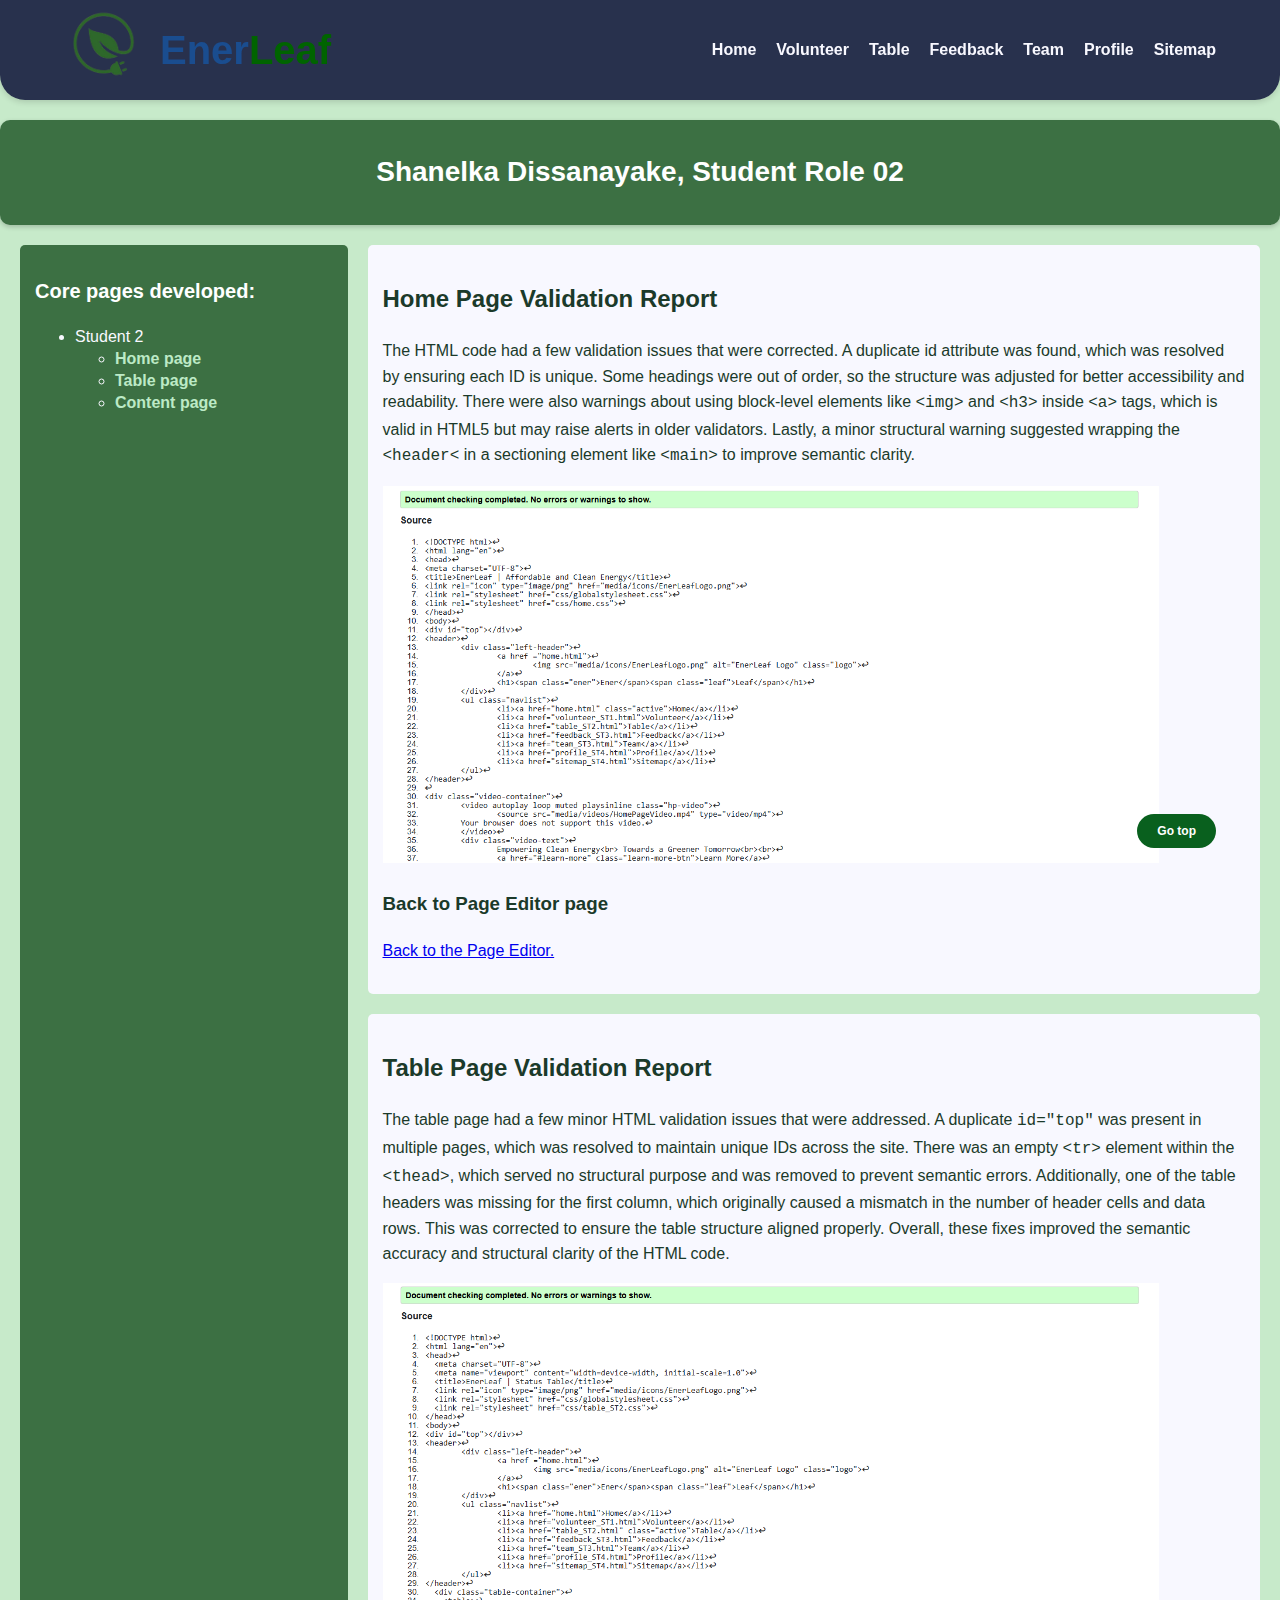
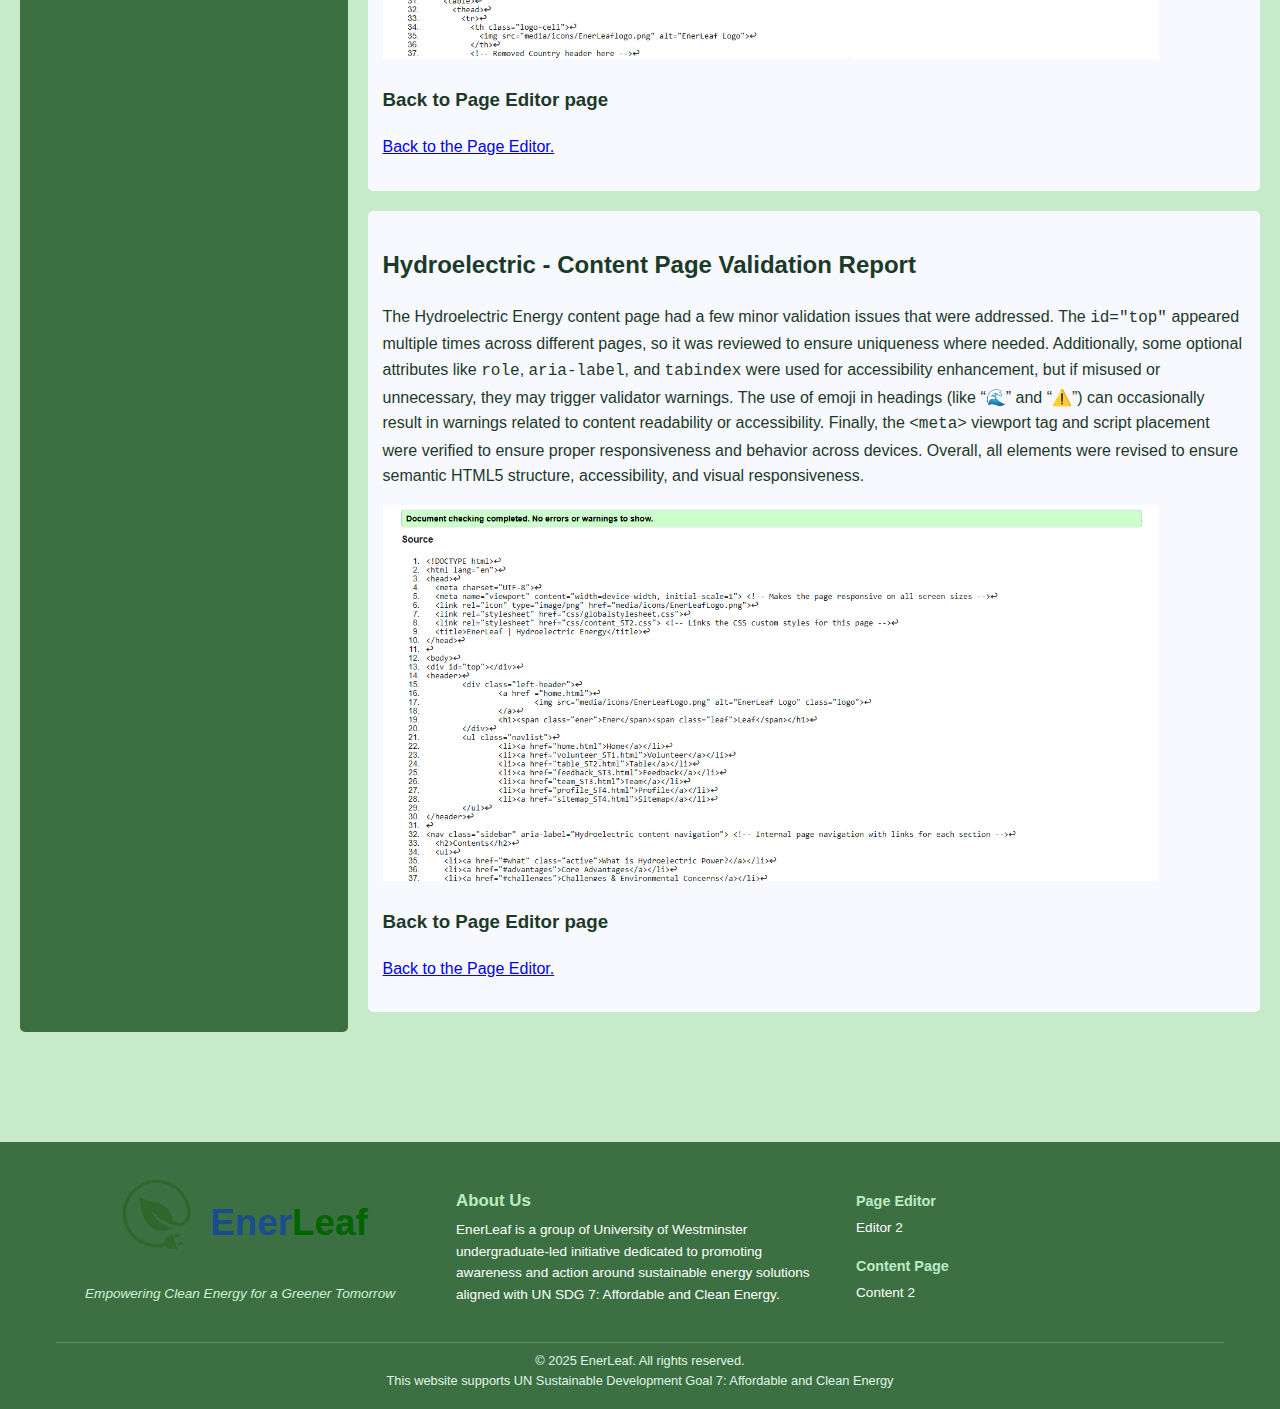
<file: validation_ST2.html>
<!DOCTYPE html> 
<html lang="en">
<head>
    <meta charset="UTF-8">
    <meta name="viewport" content="width=device-width, initial-scale=1.0">
    <title>Validator Page | Shanelka Dissanayake | EnerLeaf</title>
    <link rel="icon" type="image/png" href="media/icons/EnerLeafLogo.png">
	<link rel="stylesheet" href="css/globalstylesheet.css">
    <link rel="stylesheet" href="css/pageEditor_validator.css"> 

</head>
<body>
    <div id="top"></div>
    <header>
    <div class="left-header">
        <a href="home.html">
            <img src="media/icons/EnerLeafLogo.png" alt="EnerLeaf Logo" class="logo">
        </a>
        <h1><span class="ener">Ener</span><span class="leaf">Leaf</span></h1>
    </div>
    <ul class="navlist">
        <li><a href="index.html">Home</a></li>
        <li><a href="volunteer.html">Volunteer</a></li>
        <li><a href="table.html">Table</a></li>
        <li><a href="feedback.html">Feedback</a></li>
        <li><a href="team.html">Team</a></li>
        <li><a href="profile.html">Profile</a></li>
        <li><a href="sitemap.html">Sitemap</a></li>
    </ul>
	</header>

    <section class="stud">
        <h2>Shanelka Dissanayake, Student Role 02</h2>
    </section>

    <div class="container">
        <!-- Main content area -->
        <main>

            <!-- Update the content of the following sections with the information that corresponds to the pages you implemented  -->

            <section>
                <h2 id="homeVal">Home Page Validation Report</h2>
                    <p>The HTML code had a few validation issues that were corrected. A duplicate id attribute was found, which was resolved by ensuring each ID is unique. Some headings were out of order, so the structure was adjusted for better accessibility and readability. There were also warnings about using block-level elements like <code>&lt;img&gt;</code> and <code>&lt;h3&gt;</code> inside <code>&lt;a&gt;</code> tags, which is valid in HTML5 but may raise alerts in older validators. Lastly, a minor structural warning suggested wrapping the <code>&lt;header&lt;</code> in a sectioning element like <code>&lt;main&gt;</code> to improve semantic clarity.</p> 
                    <img src="media/validationSnapshots/validation_home.png">
                                    
                <h3>Back to Page Editor page</h3>
                    <p><a href="pageEditor_ST2.html#home">Back to the Page Editor.</a></p>
                <!-- Update the path to link the Page Editor with the validation page and make it jump to the marker that contains a snapshot for the splash page -->
            </section>

            <section>
                <h2 id="tableVal">Table Page Validation Report</h2>
                <p>The table page had a few minor HTML validation issues that were addressed. A duplicate <code>id="top"</code> was present in multiple pages, which was resolved to maintain unique IDs across the site. There was an empty <code>&lt;tr&gt;</code> element within the <code>&lt;thead&gt;</code>, which served no structural purpose and was removed to prevent semantic errors. Additionally, one of the table headers was missing for the first column, which originally caused a mismatch in the number of header cells and data rows. This was corrected to ensure the table structure aligned properly. Overall, these fixes improved the semantic accuracy and structural clarity of the HTML code.</p>

                    <img src="media/validationSnapshots/validation_table.png">
                                    
                <h3>Back to Page Editor page</h3>
                    <p><a href="pageEditor_ST2.html#table">Back to the Page Editor.</a></p>
                <!-- Update the path to link the Page Editor with the validation page and make it jump to the marker that contains a snapshot for the splash page -->
            </section></a></p>

            <section>
                <h2 id="contentVal">Hydroelectric - Content Page Validation Report</h2>
                <p>The Hydroelectric Energy content page had a few minor validation issues that were addressed. The <code>id="top"</code> appeared multiple times across different pages, so it was reviewed to ensure uniqueness where needed. Additionally, some optional attributes like <code>role</code>, <code>aria-label</code>, and <code>tabindex</code> were used for accessibility enhancement, but if misused or unnecessary, they may trigger validator warnings. The use of emoji in headings (like “🌊” and “⚠️”) can occasionally result in warnings related to content readability or accessibility. Finally, the <code>&lt;meta&gt;</code> viewport tag and script placement were verified to ensure proper responsiveness and behavior across devices. Overall, all elements were revised to ensure semantic HTML5 structure, accessibility, and visual responsiveness.</p>
                    <img src="media/validationSnapshots/validation_content_ST2.png">
                                    
                <h3>Back to Page Editor page</h3>
                    <p><a href="pageEditor_ST2.html#content">Back to the Page Editor.</a></p>
                <!-- Update the path to link the Page Editor with the validation page and make it jump to the marker that contains a snapshot for the splash page -->
            </section></a></p>


            <p class="top"><a href="#top">Go top</a></p>
        </main>

        <!-- Sidebar area -->
        <aside>
            <h3>Core pages developed:</h3>

        <!-- Customize this to the role you undertook. Keep only the list items you were responsible to develop, delete the rest -->
            <ul class="top-level-ul">
                <!-- Keep only the list items you were responsible to develop, delete the rest and update the links to the corresponding markers -->
                <li>Student 2</li>
                    <ul>
                        <li><a href="#">Home page </a></li>
                        <li><a href="#">Table page</a></li>
                        <li><a href="#">Content page</a></li>
                    </ul>
            </ul>
        </aside>
    </div>

<footer class="footer">
  <div class="footer-container">

    <div class="footer-content">

      <!-- Logo + Tagline -->
      <div class="footer-logo">
        <div class="logo-row">
          <img src="media/icons/EnerLeafLogo.png" alt="EnerLeaf Logo">
          <div class="logo-text">
            <span class="ener">Ener</span><span class="leaf">Leaf</span>
          </div>
        </div>
        <p class="tagline">Empowering Clean Energy for a Greener Tomorrow</p>
      </div>

      <!-- About -->
      <div class="footer-section">
        <h3>About Us</h3>
        <p>EnerLeaf is a group of University of Westminster undergraduate-led initiative dedicated to promoting awareness and action around sustainable energy solutions aligned with UN SDG 7: Affordable and Clean Energy.</p>
      </div>

      <!-- Page Links -->
      <div class="footer-section">
        <h4>Page Editor</h4>
        <p>
          <a href="pageEditor_ST2.html">Editor 2</a>
        </p>

        <h4>Content Page</h4>
        <p>
          <a href="content_ST2.html">Content 2</a>
        </p>
      </div>

    </div>

    <div class="footer-bottom">
      <p>&copy; 2025 EnerLeaf. All rights reserved.</p>
      <p>This website supports UN Sustainable Development Goal 7: Affordable and Clean Energy</p>
    </div>

  </div>
</footer>
</body>
</html>
</file>
<file: css/globalstylesheet.css>
/* Global Style Sheet - used by everyone */
* {
    box-sizing: border-box; /* include padding/border in width & height */
    font-family: Arial, sans-serif; /* consistent font */
}

html {
    font-size: 16px; /* base size for rem units */
    scroll-padding-top: 7.5rem; /* offset for fixed header on anchor links */
}

body {
    background-color: #e8f5e9; /* light green eco background */
    margin: 0; /* remove default margin */
    padding: 0; /* remove default padding */
    color: #1b3a2a; /* dark green text */
    min-height: 100vh; /* full viewport height */
    display: flex; /* for vertical layout */
    flex-direction: column; /* stack children vertically */
    scroll-behavior: smooth; /* smooth scrolling for anchor links */
}

/* Header */
header {
    position: fixed; /* stays at the top */
    top: 0;
    left: 0;
    width: 100%; /* full width */
    min-height: 6.25rem; /* ~100px height */
    z-index: 999; /* on top of all elements */
    display: flex; /* flex layout */
    justify-content: space-between; /* space between logo and nav */
    align-items: center; /* vertically center items */
    padding: 0 5%; /* horizontal spacing */
    background: rgba(0, 2, 45, 0.8); /* semi-transparent dark blue */
    box-shadow: 0 0.125rem 0.375rem rgba(0, 0, 0, 0.15); /* subtle shadow */
    border-bottom-right-radius: 1.5625rem; /* rounded corners */
    border-bottom-left-radius: 1.5625rem;
    overflow: hidden; /* clip any overflow */
}

.logo {
    width: auto;
    max-height: 5rem; /* limit logo height */
}

.logo:hover {
    transform: rotateY(360deg); /* spin animation */
    transition: transform 2.3s ease; /* smooth spin */
}

.left-header {
    display: flex; /* arrange logo and text side-by-side */
    align-items: center;
    gap: 1rem; /* spacing between logo and text */
}

.left-header h1 {
    font-size: 2.5rem; /* large heading */
    display: flex;
    align-items: center;
}

.ener {
    color: #1a4d8f; /* blue part of logo text */
}

.leaf {
    color: #006400; /* green part of logo text */
}

.navlist {
    display: flex; /* horizontal list */
    gap: 1.25rem; /* spacing between links */
    list-style: none; /* remove bullets */
    margin: 0;
    padding: 0;
}

.navlist a {
    text-decoration: none; /* remove underline */
    color: GhostWhite; /* light text color */
    font-weight: bold;
    font-size: 1rem;
    transition: color 0.3s ease; /* smooth hover color */
}

.navlist a:hover {
    color: #3C7043; /* green hover effect */
}

.navlist a.active {
  color: #3C7043; /* active page indicator */
  font-weight: bold;
}

/* Main content area */
main {
    flex: 1; /* take up remaining space */
    width: 90%;
    max-width: 100%;
    margin: 0 auto; /* center */
    padding-top: 7.5rem; /* space for fixed header */
}

/* Footer Styling */
.footer {
  background-color: #3C7043; /* green footer */
  color: #ffffff !important; /* force white text */
  padding: 2rem 1rem; /* space inside */
  font-size: 0.9rem;
  box-sizing: border-box;
  width: 100%;
  margin-top: 90px; /* gap above footer */
  position: relative;
  z-index: 101; /* stay above background */
}

.footer-container {
  max-width: 1200px; /* limit width */
  margin: 0 auto; /* center content */
  padding: 0 1rem;
  width: 100%;
  box-sizing: border-box;
  color: inherit; /* use parent color */
}

.footer-content {
  display: flex; /* row layout */
  flex-wrap: wrap; /* wrap on smaller screens */
  justify-content: space-between; /* spread sections */
  gap: 2rem; /* spacing between sections */
  margin-bottom: 1.5rem;
  width: 100%;
  box-sizing: border-box;
  color: inherit;
  text-align: left !important; /* force left alignment */
}

.footer-logo .logo-row {
  display: flex;
  align-items: center;
  justify-content: center;
  gap: 0.5rem;
  color: inherit;
}

.logo-text {
  font-size: 2.3rem;
  font-weight: bold;
  color: inherit;
}

.footer-logo {
  flex: 1 1 220px; /* responsive basis */
  text-align: center;
  color: inherit;
}

.footer-logo img {
  max-width: 90px; /* image size limit */
  height: auto;
  margin-bottom: 0.5rem;
}

.footer-logo .tagline {
  font-size: 0.85rem;
  font-style: italic;
  color: #d0f0d8; /* soft light green */
}

.footer-section {
  flex: 1 1 220px;
  color: inherit;
  text-align: left !important;
}

.footer-section h3,
.footer-section h4 {
  color: #BCEAC6 !important; /* light green */
  margin-bottom: 0.5rem;
  text-align: left !important;
}

.footer-section p {
  line-height: 1.6;
  margin-top: 0;
  margin-bottom: 0.75rem;
  color: #ffffff !important; /* force white */
  font-size: 0.85rem;
  text-align: left !important;
}

.footer-section a {
  color: #ffffff !important; /* white link */
  text-decoration: none;
  font-size: 0.85rem;
  transition: color 0.3s ease;
  text-align: left !important;
}

.footer-section a:hover {
  color: #BCEAC6 !important; /* light green on hover */
}

.footer-bottom {
  border-top: 1px solid #ffffff30; /* subtle top line */
  padding-top: 0.3rem;
  text-align: center;
  font-size: 0.75rem !important;
  color: #e0f5e9 !important; /* pale green */
  box-sizing: border-box;
}

.footer-bottom p {
  margin: 5px 2px;
  padding: 0;
  color: inherit;
  font-size: 0.8rem;
}

/* Responsive adjustments */
@media (max-width: 768px) {
  .footer-content {
    flex-direction: column; /* stack sections vertically */
    align-items: center;
    text-align: center;
  }

  .footer-section {
    flex: 1 1 100%; /* full width */
  }
}

/* Scroll anchor offset fix */
[id] {
    scroll-margin-top: 7.5rem; /* adjust scroll position for fixed header */
}
</file>
<file: css/pageEditor_validator.css>
.navlist {
	display: flex; /* Arrange navigation items in a row */
	gap: 20px; /* Space between nav items */
	list-style: none; /* Remove default list bullet points */
}

.navlist a {
	text-decoration: none; /* Remove underline from links */
	color: GhostWhite; /* Light text color for nav links */
	font-weight: bold; /* Make nav text bold */
	font-size:16px; /* Font size for nav items */
	transition: color 0.3s; /* Smooth hover color transition */
}

.navlist a:hover { 
    color: #3C7043; /* Change color on hover */
}

body {
    font-family: Arial, sans-serif; /* Set default font */
    margin: 0; /* Remove default margin */
    margin-top: 120px; /* Offset for fixed header or top space */
	background-color:#c7eaca; /* Light green background */
}

main {
    flex:3; /* Occupy more space in a flex container */
    max-width: 100%; /* Full width */
    margin: 0;
    padding-top: 0; /* Prevent extra spacing at top of section */
}

.stud {
	background-color: #3C7043; /* Dark green background */
	padding: 30px; /* Space inside the container */
	text-align: center; /* Center align text */
	border-radius: 10px; /* Rounded corners */
	margin: 0px;
	box-shadow: 0 2px 5px rgba(0,0,0,0.2); /* Subtle shadow */
}

.stud h2 {
	margin: 0;
	font-size: 28px; /* Large heading size */
	font-weight: bold; /* Bold heading */
    color: white; /* White text */
}

.container {
    display: flex; /* Use flexbox layout */
    flex-direction: row-reverse; /* Reverse order: sidebar on left visually */
    max-width: 100%;
    margin: 0 auto;
    padding: 20px; /* Space around content */
}

aside {
    flex: 1; /* Take up one part of available space */
    background-color: #3C7043; /* Dark green background */
    padding: 15px; /* Inner spacing */
    border-radius: 5px; /* Rounded corners */
    margin-right: 20px; /* Space between aside and main content */
	color: GhostWhite; /* Light text color */
}

aside h3{
    font-size: 20px; /* Section title size */
    color: white; /* White heading */
    margin-bottom: 25px;
}

aside a{
    text-decoration : none; /* Remove underline */
    color: #BCEAC6; /* Light green link color */
	font-weight: bold;	
	font-size:16px;
	transition: color 0.3s; /* Smooth transition on hover */
}

aside a:hover { 
    color: rgb(1, 26, 9); /* Hover color for sidebar links */
    font-weight: bold;
}

aside li{
    padding-bottom: 4px; /* Space between list items */
}

section {
    margin-bottom: 20px; /* Space below each section */
    padding: 15px; /* Inner padding */
    border-radius: 5px; /* Rounded corners */
    line-height:1.6;
    font-size: 16px;
    background-color: GhostWhite; /* White background for contrast */
}

section code {
    font-family: monospace;
}

.top {
    position: fixed; /* Stay in fixed position */
    bottom: 5%; /* Position near bottom right */
    right: 5%;
}
        
.top a {
    padding: 10px 20px; /* Adds padding for button-like feel */
    background-color: #09601e; /* Button color */
    color: white; /* Text color */
    text-decoration: none; /* Removes underline */
    border-radius: 20px; /* Rounds the corners */
    font-size: 12px; /* Adjust font size */
    font-weight: bold; /* Make the text stand out */
}

.top a:hover {
    background-color: #0056b3; /* Darker shade on hover */
    box-shadow: 0px 4px 6px rgba(0, 0, 0, 0.3); /* Adds a subtle shadow */
}

.ref li{
    list-style: none; /* Remove bullet points */
    padding-bottom: 9px; /* Space between references */
}

img{
    width: 90%; /* Responsive image scaling */
}
</file>
<file: css/content_ST2.css>
/* Reset and base */

body {
  margin: 0; /* remove default spacing */
  padding: 0; /* remove default spacing */
  flex-direction: column; /* stack elements */
  background: linear-gradient(225deg, #3C7043, #BCEAC6); /* green background */
  color: #1b3a2a; /* dark green text */
  min-height: 100vh; /* full screen height */
  display: flex; /* make body a flex container */
}

a {
  color: #1e5a34; /* link color */
  text-decoration: none; /* remove underline */
  transition: color 0.3s ease; /* smooth hover effect */
}
a:hover,
a:focus {
  color: #0f3a1b; /* darker on hover/focus */
  outline: none; /* no outline */
  text-decoration: none; /* stay clean */
}

/* Sidebar styles */

nav.sidebar {
  position: fixed; /* stick to side */
  top: 100px; /* below header */
  left: 0;
  width: 260px; /* sidebar width */
  height: 100vh; /* full height */
  background: #3C7043; /* green bg */
  color: white;
  padding: 30px 20px; /* space inside */
  overflow-y: auto; /* scroll if needed */
  box-shadow: 5px 0 10px rgba(0,0,0,0.3); /* right shadow */
  font-weight: 600; /* bold text */
}
nav.sidebar h2 {
  margin-top: 0;
  font-size: 1.8rem;
  margin-bottom: 30px;
  border-bottom: 2px solid #0b3e1d; /* underline */
  padding-bottom: 10px;
  letter-spacing: 0.03em; /* slightly spaced */
}
nav.sidebar ul {
  list-style: none; /* remove bullets */
  padding: 0;
  margin: 0;
}
nav.sidebar ul li {
  margin-bottom: 20px; /* space between links */
}
nav.sidebar ul li a {
  color: #BCEAC6; /* light green text */
  font-size: 1.1rem;
  display: block;
  padding: 6px 10px;
  border-radius: 6px;
  transition: background-color 0.25s ease, color 0.25s ease; /* smooth hover */
}
nav.sidebar ul li a.active,
nav.sidebar ul li a:hover,
nav.sidebar ul li a:focus {
  background: #2b5a2e; /* dark green */
  color: white;
  outline: none;
  box-shadow: 0 0 6px #2b5a2e99; /* glow */
}

/* Content container */
main.content {
  margin-left: 280px; /* avoid sidebar */
  background: white;
  border-radius: 14px;
  padding: 40px 50px; /* space inside */
  margin-top: 120px; /* below header */
  box-shadow: 0 8px 25px rgb(0 0 0 / 0.1.5); /* shadow */
  max-width: 900px;
  flex-grow: 1; /* take up space */
}
main.content h1 {
  font-size: 2.8rem;
  margin-bottom: 5px;
  color: #3C7043;
  font-weight: 700;
}
main.content h2 {
  font-size: 2rem;
  margin-top: 60px;
  margin-bottom: 20px;
  color: #3C7043;
  border-bottom: 3px solid #BCEAC6; /* underline */
  padding-bottom: 8px;
}
main.content h3 {
  font-size: 1.4rem;
  margin-top: 40px;
  margin-bottom: 15px;
  color: #2b5a2e;
}
p {
  line-height: 1.65;
  margin-bottom: 18px;
  font-size: 1.05rem;
  color: #2c4b34;
}
ul {
  margin-left: 22px;
  margin-bottom: 25px;
  font-size: 1rem;
  color: #2d573a;
}
ul li {
  margin-bottom: 15px;
}

/* Figure & images */
figure {
  margin: 30px 0;
  text-align: center; /* center content */
  overflow: hidden;
  border-radius: 12px;
  box-shadow: 0 6px 18px rgb(0 0 0 / 0.08); /* light shadow */
  transition: transform 0.4s ease; /* hover zoom */
  cursor: pointer;
  padding-bottom: 10px;
}
figure:hover {
  transform: scale(1.05); /* zoom in */
  box-shadow: 0 10px 30px rgb(0 0 0 / 0.15); /* stronger shadow */
}
figure img {
  max-width: 100%; /* responsive */
  height: auto;
  display: block;
  border-radius: 12px;
}
figcaption {
  margin-top: 8px;
  font-style: italic;
  font-size: 0.9rem;
  color: #7a8f7a;
}

/* Table styles */
table {
  width: 100%;
  border-collapse: collapse;
  margin: 35px 0;
  font-size: 1rem;
  color: #2c4b34;
}
thead th {
  background: linear-gradient(90deg, #3C7043, #BCEAC6); /* green header */
  color: white;
  padding: 14px 12px;
  text-align: left;
  font-weight: 700;
}
tbody tr:hover {
  background-color: #e2f5e8; /* light green row hover */
}
th, td {
  padding: 12px 14px;
  border-bottom: 1px solid #b3e0cb;
}

/* Stats grid */
.stats-grid {
  display: grid;
  grid-template-columns: repeat(auto-fit,minmax(180px, 1fr)); /* flexible grid */
  gap: 30px;
  margin: 30px 0 50px 0;
}
.stat {
  background: #e8f5e9;
  padding: 25px;
  border-radius: 12px;
  box-shadow: 0 4px 14px rgb(0 0 0 / 0.1);
  text-align: center;
  transition: background-color 0.3s ease;
  user-select: none;
}
.stat:hover {
  background: #ccebd3;
}
.stat h3 {
  margin: 0;
  font-size: 2.4rem;
  color: #3C7043;
  font-weight: 700;
}
.stat p {
  margin-top: 10px;
  font-weight: 600;
  color: #336e4e;
}

/* go top button */
.top {
  position: fixed;
  bottom: 5%; /* from bottom of page */
  right: 5%;  /* from right of page */
}
.top a {
  padding: 10px 20px;
  background-color: #09601e; /* dark green */
  color: white;
  text-decoration: none;
  border-radius: 20px;
  font-size: 12px;
  font-weight: bold;
}
.top a:hover {
  background-color: #0056b3; /* dark blue hover */
  box-shadow: 0px 4px 6px rgba(0, 0, 0, 0.3); /* shadow */
}

/* Footer */
footer {
  text-align: center;
  padding: 22px 10px;
  background: #3C7043;
  color: #e5ffee;
  font-size: 0.9rem;
  margin-top: 60px;
  user-select: none;
}
footer, a {
  color: #e5ffee; /* footer links */
}

/* Responsive sidebar */
@media (max-width: 900px) {
  body {
    flex-direction: column;
  }
  nav.sidebar {
    position: relative; /* no fixed on small */
    width: 100%;
    height: auto;
    padding: 20px 15px;
    box-shadow: none;
    display: flex;
    overflow-x: auto;
    white-space: nowrap;
  }
  nav.sidebar h2 {
    display: none;
  }
  nav.sidebar ul {
    display: flex;
    gap: 20px;
  }
  nav.sidebar ul li {
    margin: 0;
  }
  nav.sidebar ul li a {
    padding: 10px 16px;
    font-size: 1rem;
    white-space: nowrap;
    border-radius: 12px;
  }
  nav.sidebar ul li a.active,
  nav.sidebar ul li a:hover,
  nav.sidebar ul li a:focus {
    box-shadow: none;
  }
  main.content {
    margin: 20px 20px 60px 20px;
    max-width: 100%;
    border-radius: 12px;
    padding: 25px 20px;
  }
}

/* Section fade-in */
section {
  opacity: 0;
  transform: translateY(50px) ; /* start lower */
  transition: opacity 0.6s ease, transform 1.6s ease; /* fade + slide */
}
section.visible {
  opacity: 1;
  transform: translateY(0); /* show */
}
</file>
